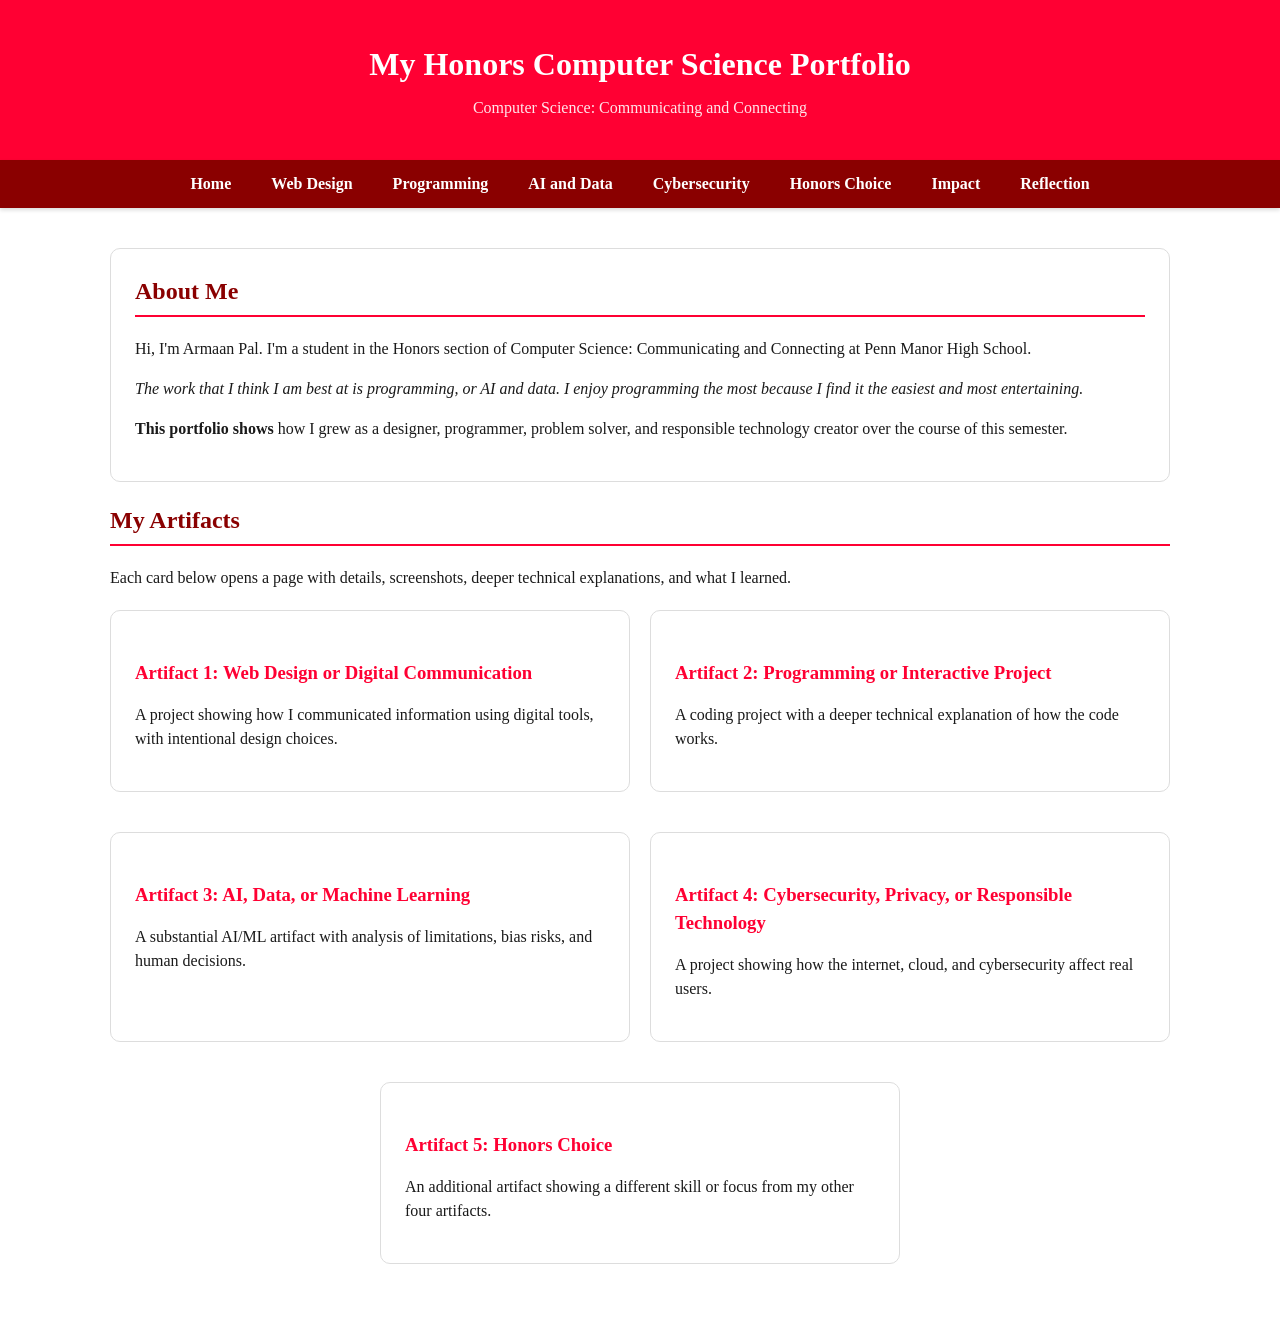
<file: index.html>
<!DOCTYPE html>
<html lang="en">
<head>
  <meta charset="UTF-8">
  <meta name="viewport" content="width=device-width, initial-scale=1.0">
  <title>My Honors Computer Science Portfolio Armaan Pal</title>
  <link rel="stylesheet" href="style.css">
</head>
<body>
  <header>
    <h1>My Honors Computer Science Portfolio</h1>
    <p>Computer Science: Communicating and Connecting</p>
  </header>

  <nav>
    <a href="index.html">Home</a>
    <a href="artifact1.html">Web Design</a>
    <a href="artifact2.html">Programming</a>
    <a href="artifact3.html">AI and Data</a>
    <a href="artifact4.html">Cybersecurity</a>
    <a href="artifact5.html">Honors Choice</a>
    <a href="impact.html">Impact</a>
    <a href="reflection.html">Reflection</a>
  </nav>

  <main>

    <!-- ============================================
         INTRODUCTION (HONORS REQUIREMENTS)
         Required: name, course name, who you are as a CS
         student, one sentence about your growth, AND
         one sentence about what kind of technology
         creator you want to be.
         ============================================ -->
    <section id="intro" class="card">
      <h2>About Me</h2>
      <p>Hi, I'm Armaan Pal. I'm a student in the Honors section of Computer Science: Communicating and Connecting at Penn Manor High School.</p>

      <p><em>The work that I think I am best at is programming, or AI and data. I enjoy programming the most because I find it the easiest and most entertaining.</em></p>

      <p><strong>This portfolio shows</strong> how I grew as a designer, programmer, problem solver, and responsible technology creator over the course of this semester.</p>

     
    </section>

    <!-- ============================================
         ARTIFACT GRID (5 ARTIFACTS FOR HONORS)
         The 5th card is automatically centered below
         the 2x2 grid by the CSS.
         ============================================ -->
    <h2>My Artifacts</h2>
    <p>Each card below opens a page with details, screenshots, deeper technical explanations, and what I learned.</p>

    <div class="artifact-grid">

      <a href="artifact1.html" id="artifact1" class="card">
        <h3>Artifact 1: Web Design or Digital Communication</h3>
        <p>A project showing how I communicated information using digital tools, with intentional design choices.</p>
      </a>

      <a href="artifact2.html" id="artifact2" class="card">
        <h3>Artifact 2: Programming or Interactive Project</h3>
        <p>A coding project with a deeper technical explanation of how the code works.</p>
      </a>

      <a href="artifact3.html" id="artifact3" class="card">
        <h3>Artifact 3: AI, Data, or Machine Learning</h3>
        <p>A substantial AI/ML artifact with analysis of limitations, bias risks, and human decisions.</p>
      </a>

      <a href="artifact4.html" id="artifact4" class="card">
        <h3>Artifact 4: Cybersecurity, Privacy, or Responsible Technology</h3>
        <p>A project showing how the internet, cloud, and cybersecurity affect real users.</p>
      </a>

      <a href="artifact5.html" id="artifact5" class="card">
        <h3>Artifact 5: Honors Choice</h3>
        <p>An additional artifact showing a different skill or focus from my other four artifacts.</p>
      </a>

    </div>

  </main>
</body>
</html>
</file>
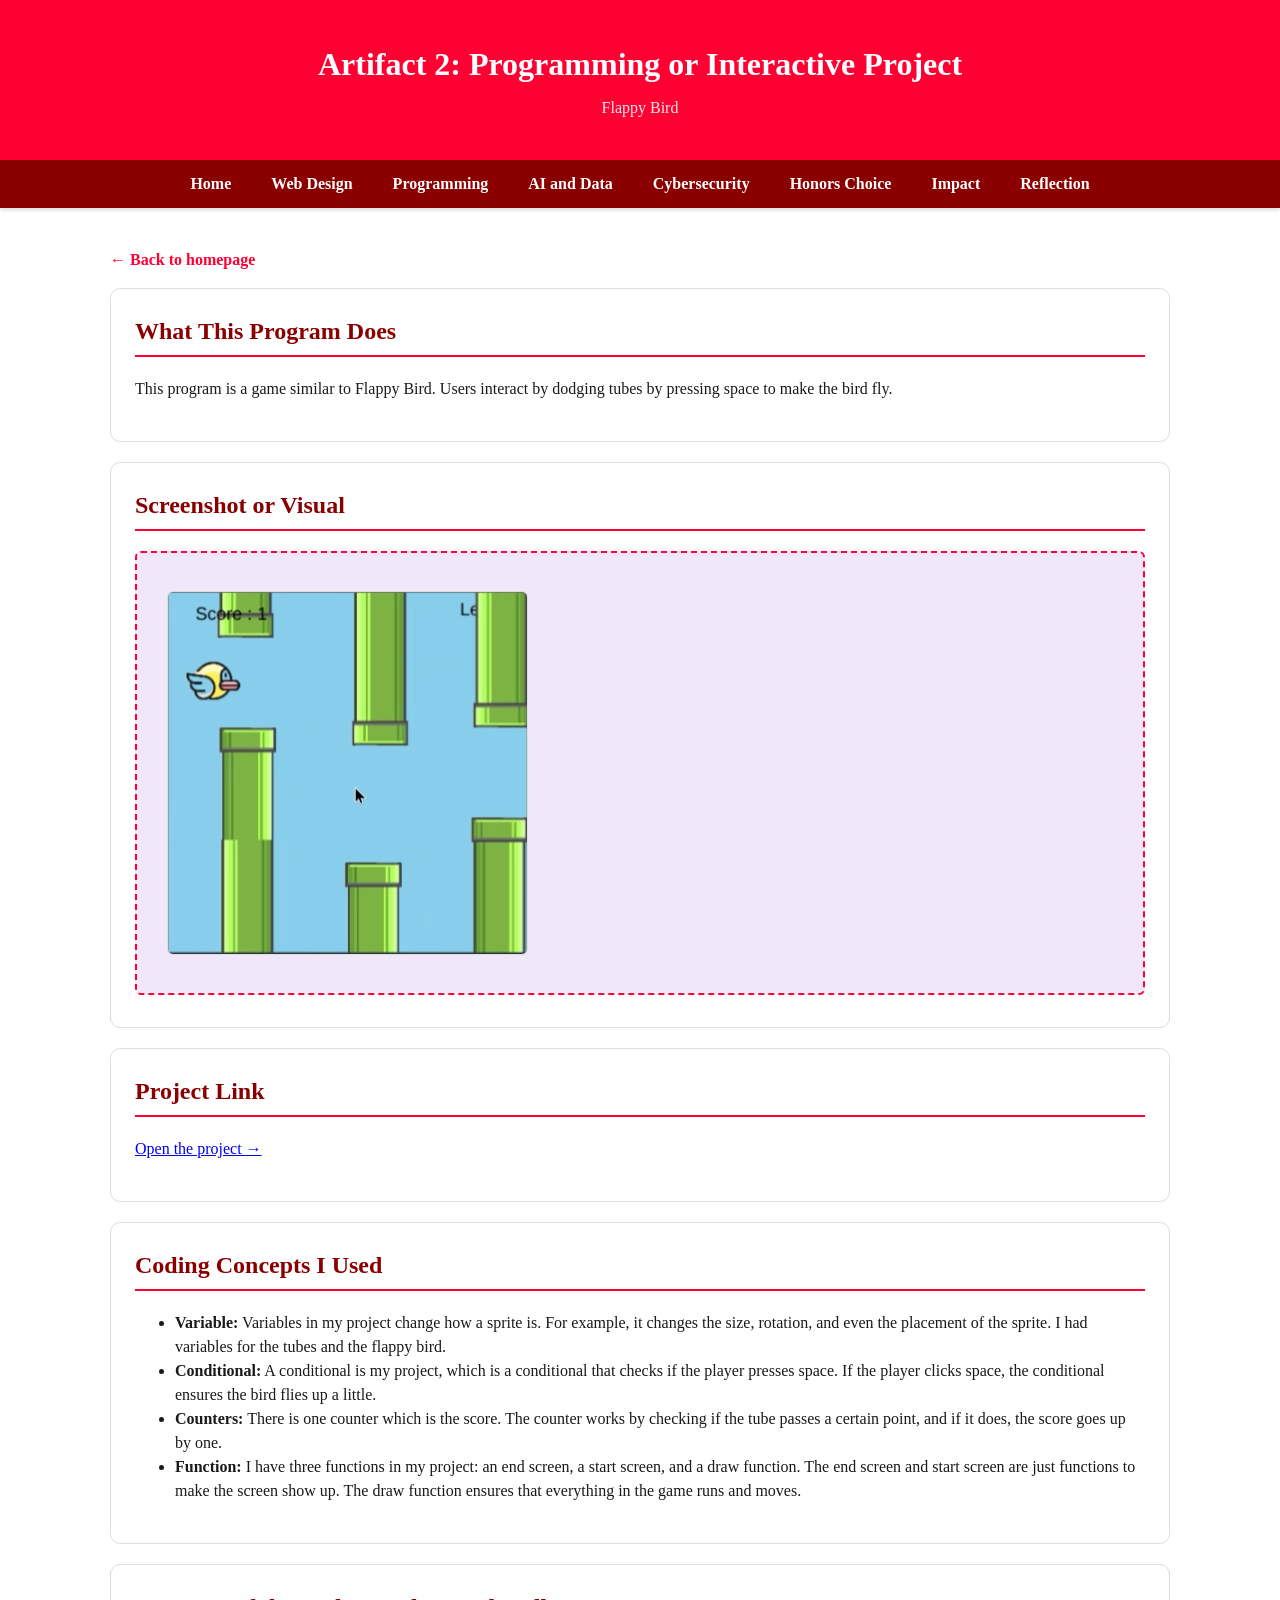
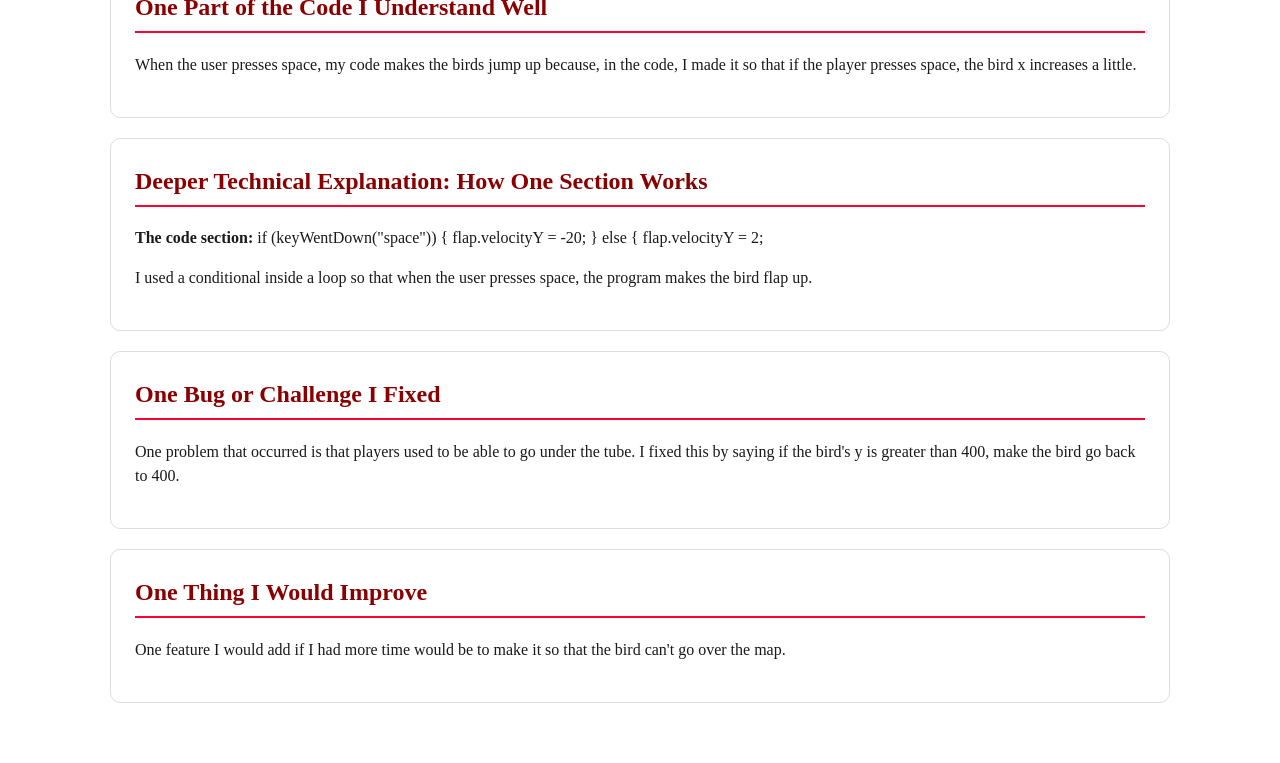
<file: artifact2.html>
<!-- ============================================================
       HONORS ARTIFACT 2 RUBRIC CHECKLIST
       Required: title, screenshot or link, what the program does,
       at least 4 coding concepts (one more than CP), one part you
       understand well, one bug you fixed, what you would improve,
       AND a deeper explanation of how one section of the code works.
       ============================================================ -->

<!DOCTYPE html>
<html lang="en">
<head>
  <meta charset="UTF-8">
  <meta name="viewport" content="width=device-width, initial-scale=1.0">
  <title>Artifact 2: Programming - Armaan Pal</title>
  <link rel="stylesheet" href="style.css">
</head>
<body>
  <header>
    <h1>Artifact 2: Programming or Interactive Project</h1>
    <p>Flappy Bird</p>
  </header>

  <nav>
    <a href="index.html">Home</a>
    <a href="artifact1.html">Web Design</a>
    <a href="artifact2.html">Programming</a>
    <a href="artifact3.html">AI and Data</a>
    <a href="artifact4.html">Cybersecurity</a>
    <a href="artifact5.html">Honors Choice</a>
    <a href="impact.html">Impact</a>
    <a href="reflection.html">Reflection</a>
  </nav>

  <main>
    <a href="index.html" class="back-link">&larr; Back to homepage</a>


    <section class="card">
      <h2>What This Program Does</h2>
      <p>This program is a game similar to Flappy Bird. Users interact by dodging tubes by pressing space to make the bird fly.</p>
    </section>

    <section class="card">
      <h2>Screenshot or Visual</h2>
      <div class="placeholder"><img src="flapbird.png" alt="My program running">
</div>
    </section>

    <section class="card">
      <h2>Project Link</h2>
      <p><a href="https://studio.code.org/projects/gamelab/3ffd428e-3978-4014-9cb4-cd77e5333dc4">Open the project &rarr;</a></p>
    </section>

    <section class="card">
      <h2>Coding Concepts I Used</h2>
      
      <ul>
        <li><strong>Variable:</strong> Variables in my project change how a sprite is. For example, it changes the size, rotation, and even the placement of the sprite. I had variables for the tubes and the flappy bird.</li>
        <li><strong>Conditional:</strong> A conditional is my project, which is a conditional that checks if the player presses space. If the player clicks space, the conditional ensures the bird flies up a little.</li>
        <li><strong>Counters:</strong> There is one counter which is the score. The counter works by checking if the tube passes a certain point, and if it does, the score goes up by one. </li>
        <li><strong>Function:</strong> I have three functions in my project: an end screen, a start screen, and a draw function. The end screen and start screen are just functions to make the screen show up. The draw function ensures that everything in the game runs and moves.</li>
      </ul>
    </section>

    <section class="card">
      <h2>One Part of the Code I Understand Well</h2>
      <p>When the user presses space, my code makes the birds jump up because, in the code, I made it so that if the player presses space, the bird x increases a little.</p>
    </section>

    <section class="card">
      <h2>Deeper Technical Explanation: How One Section Works</h2>

      <p><strong>The code section:</strong> if (keyWentDown("space")) {
        flap.velocityY = -20;
      } else {
        flap.velocityY = 2;</p>
      <p>I used a conditional inside a loop so that when the user presses space, the program makes the bird flap up.</p>
    </section>

    <section class="card">
      <h2>One Bug or Challenge I Fixed</h2>
      <p>One problem that occurred is that players used to be able to go under the tube. I fixed this by saying if the bird's y is greater than 400, make the bird go back to 400.</p>
    </section>

    <section class="card">
      <h2>One Thing I Would Improve</h2>
      <p>One feature I would add if I had more time would be to make it so that the bird can't go over the map.</p>
    </section>

  </main>
</body>
</html>
</file>
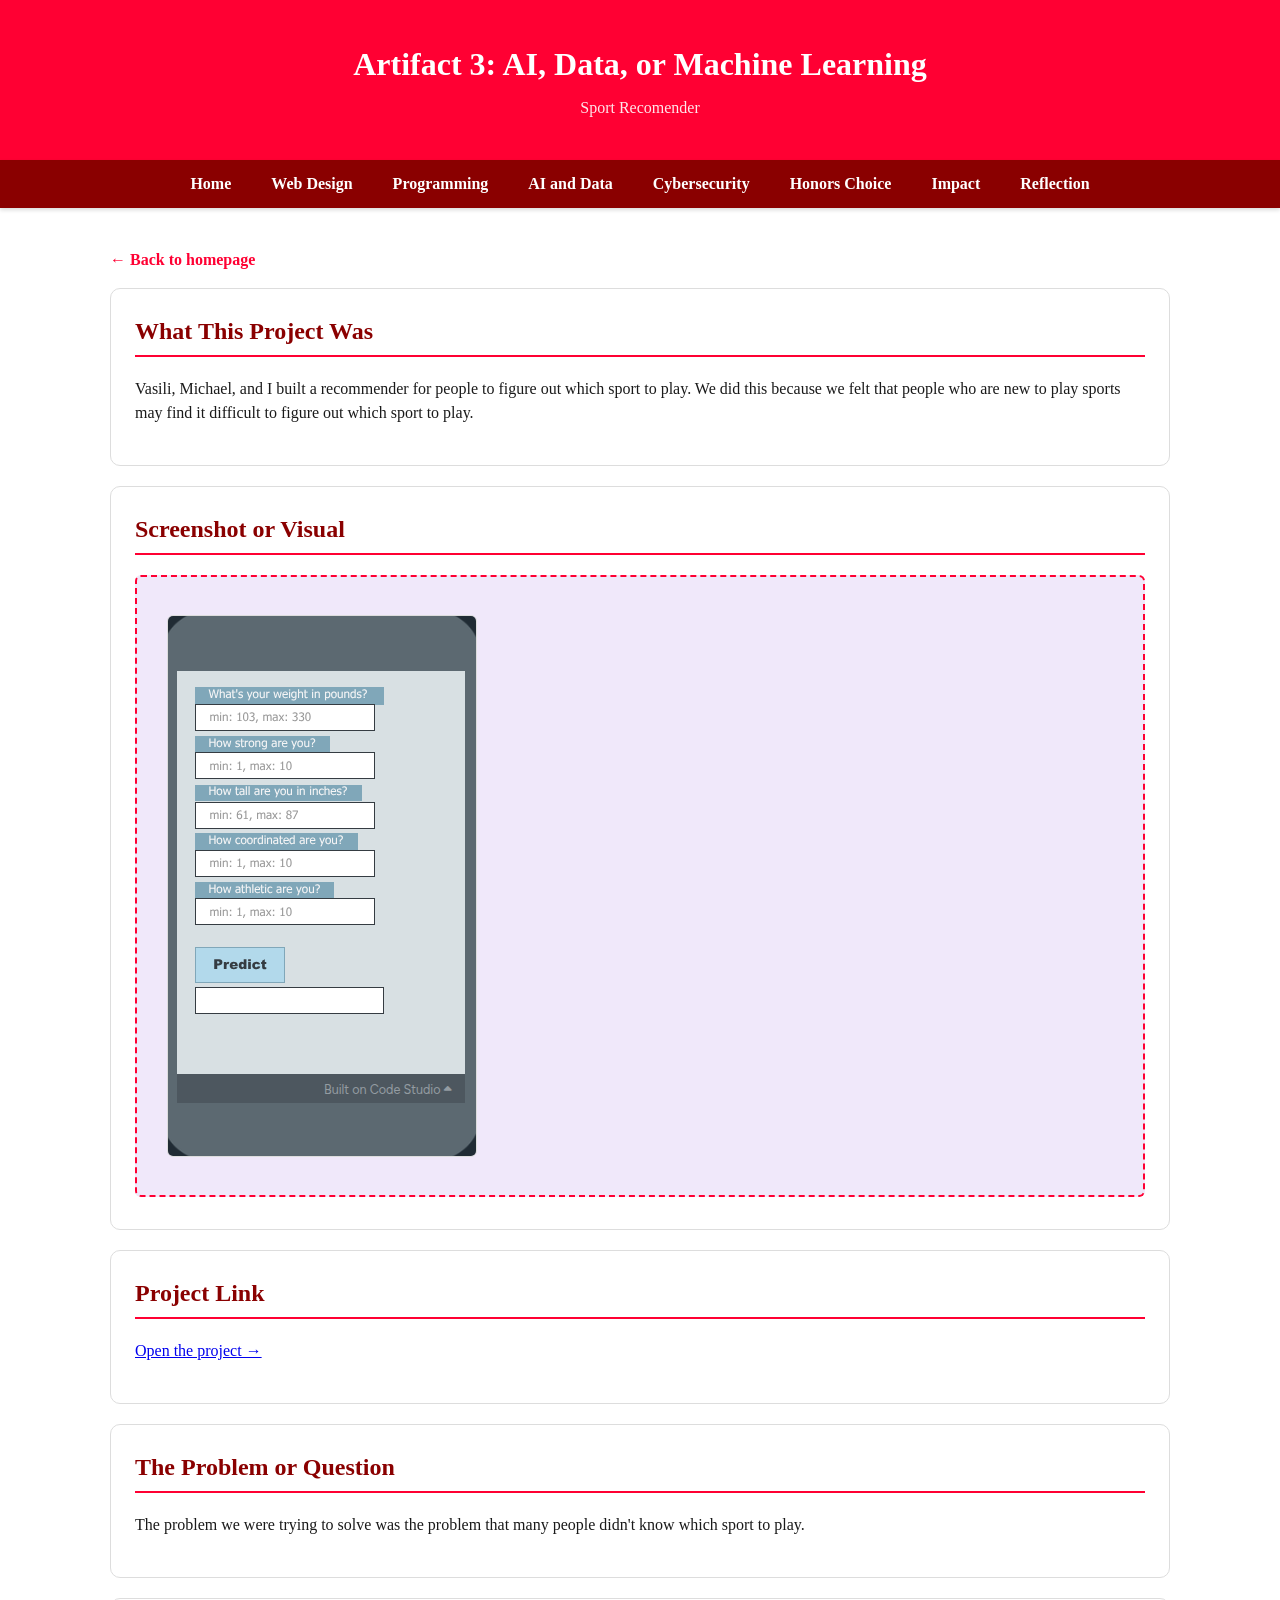
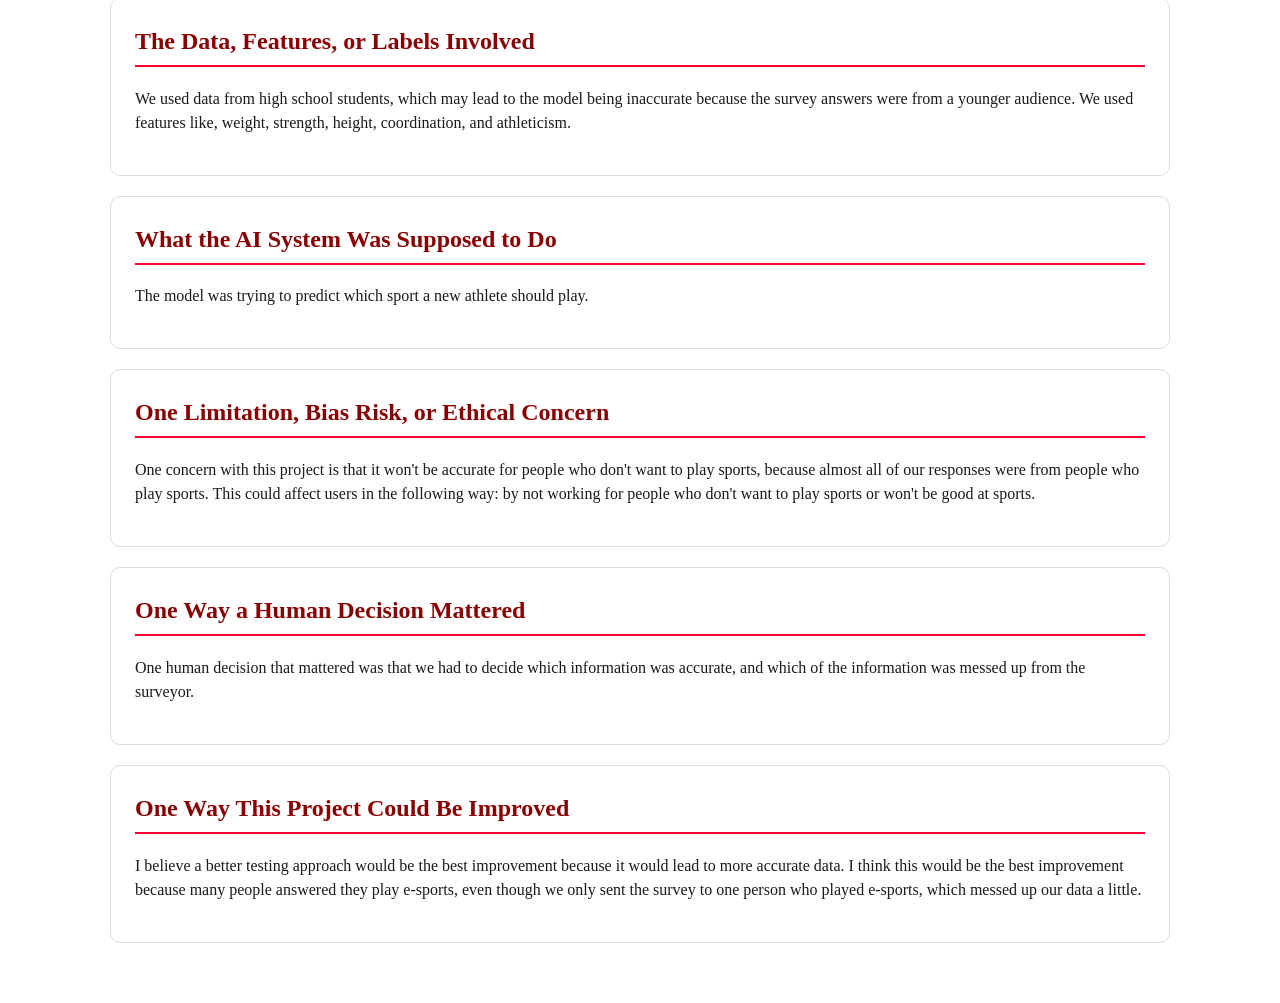
<file: artifact3.html>
<!-- ============================================================
       HONORS ARTIFACT 3 RUBRIC CHECKLIST
       Required: title, screenshot or link, problem/question, data
       and features involved, what the AI system was supposed to do,
       one limitation or bias risk, one way a human decision mattered,
       AND one way the project could be improved (extra honors line).
       ============================================================ -->

<!DOCTYPE html>
<html lang="en">
<head>
  <meta charset="UTF-8">
  <meta name="viewport" content="width=device-width, initial-scale=1.0">
  <title>Artifact 3: AI and Data </title>
  <link rel="stylesheet" href="style.css">
</head>
<body>
  <header>
    <h1>Artifact 3: AI, Data, or Machine Learning</h1>
    <p>Sport Recomender</p>
  </header>

  <nav>
    <a href="index.html">Home</a>
    <a href="artifact1.html">Web Design</a>
    <a href="artifact2.html">Programming</a>
    <a href="artifact3.html">AI and Data</a>
    <a href="artifact4.html">Cybersecurity</a>
    <a href="artifact5.html">Honors Choice</a>
    <a href="impact.html">Impact</a>
    <a href="reflection.html">Reflection</a>
  </nav>

  <main>
    <a href="index.html" class="back-link">&larr; Back to homepage</a>


    <section class="card">
      <h2>What This Project Was</h2>
      <p>Vasili, Michael, and I built a recommender for people to figure out which sport to play. We did this because we felt that people who are new to play sports may find it difficult to figure out which sport to play.</p>
    </section>

    <section class="card">
      <h2>Screenshot or Visual</h2>
  <div class="placeholder"><img src="Sportrecomender.png" alt="A screenshot showing the model." </div>
    </section>

    <section class="card">
      <h2>Project Link</h2>
      <p><a href="https://studio.code.org/projects/applab/3c635c80-4560-46f7-bc32-6b119811f9e1">Open the project &rarr;</a></p>
    </section>

    <section class="card">
      <h2>The Problem or Question</h2>
      <p>The problem we were trying to solve was the problem that many people didn't know which sport to play.</p>
    </section>

    <section class="card">
      <h2>The Data, Features, or Labels Involved</h2>
      <p> We used data from high school students, which may lead to the model being inaccurate because the survey answers were from a younger audience. We used features like, weight, strength, height, coordination, and athleticism. </p>
    </section>

    <section class="card">
      <h2>What the AI System Was Supposed to Do</h2>
      <p>The model was trying to predict which sport a new athlete should play.</p>
    </section>

    <section class="card">
      <h2>One Limitation, Bias Risk, or Ethical Concern</h2>
      <p>One concern with this project is that it won't be accurate for people who don't want to play sports, because almost all of our responses were from people who play sports. This could affect users in the following way: by not working for people who don't want to play sports or won't be good at sports.</p>
    </section>

    <section class="card">
      <h2>One Way a Human Decision Mattered</h2>
      <p>One human decision that mattered was that we had to decide which information was accurate, and which of the information was messed up from the surveyor.</p>
    </section>

    <section class="card">
      <h2>One Way This Project Could Be Improved</h2>
      <p>I believe a better testing approach would be the best improvement because it would lead to more accurate data. I think this would be the best improvement because many people answered they play e-sports, even though we only sent the survey to one person who played e-sports, which messed up our data a little. </p>
    </section>

  </main>
</body>
</html>
</file>
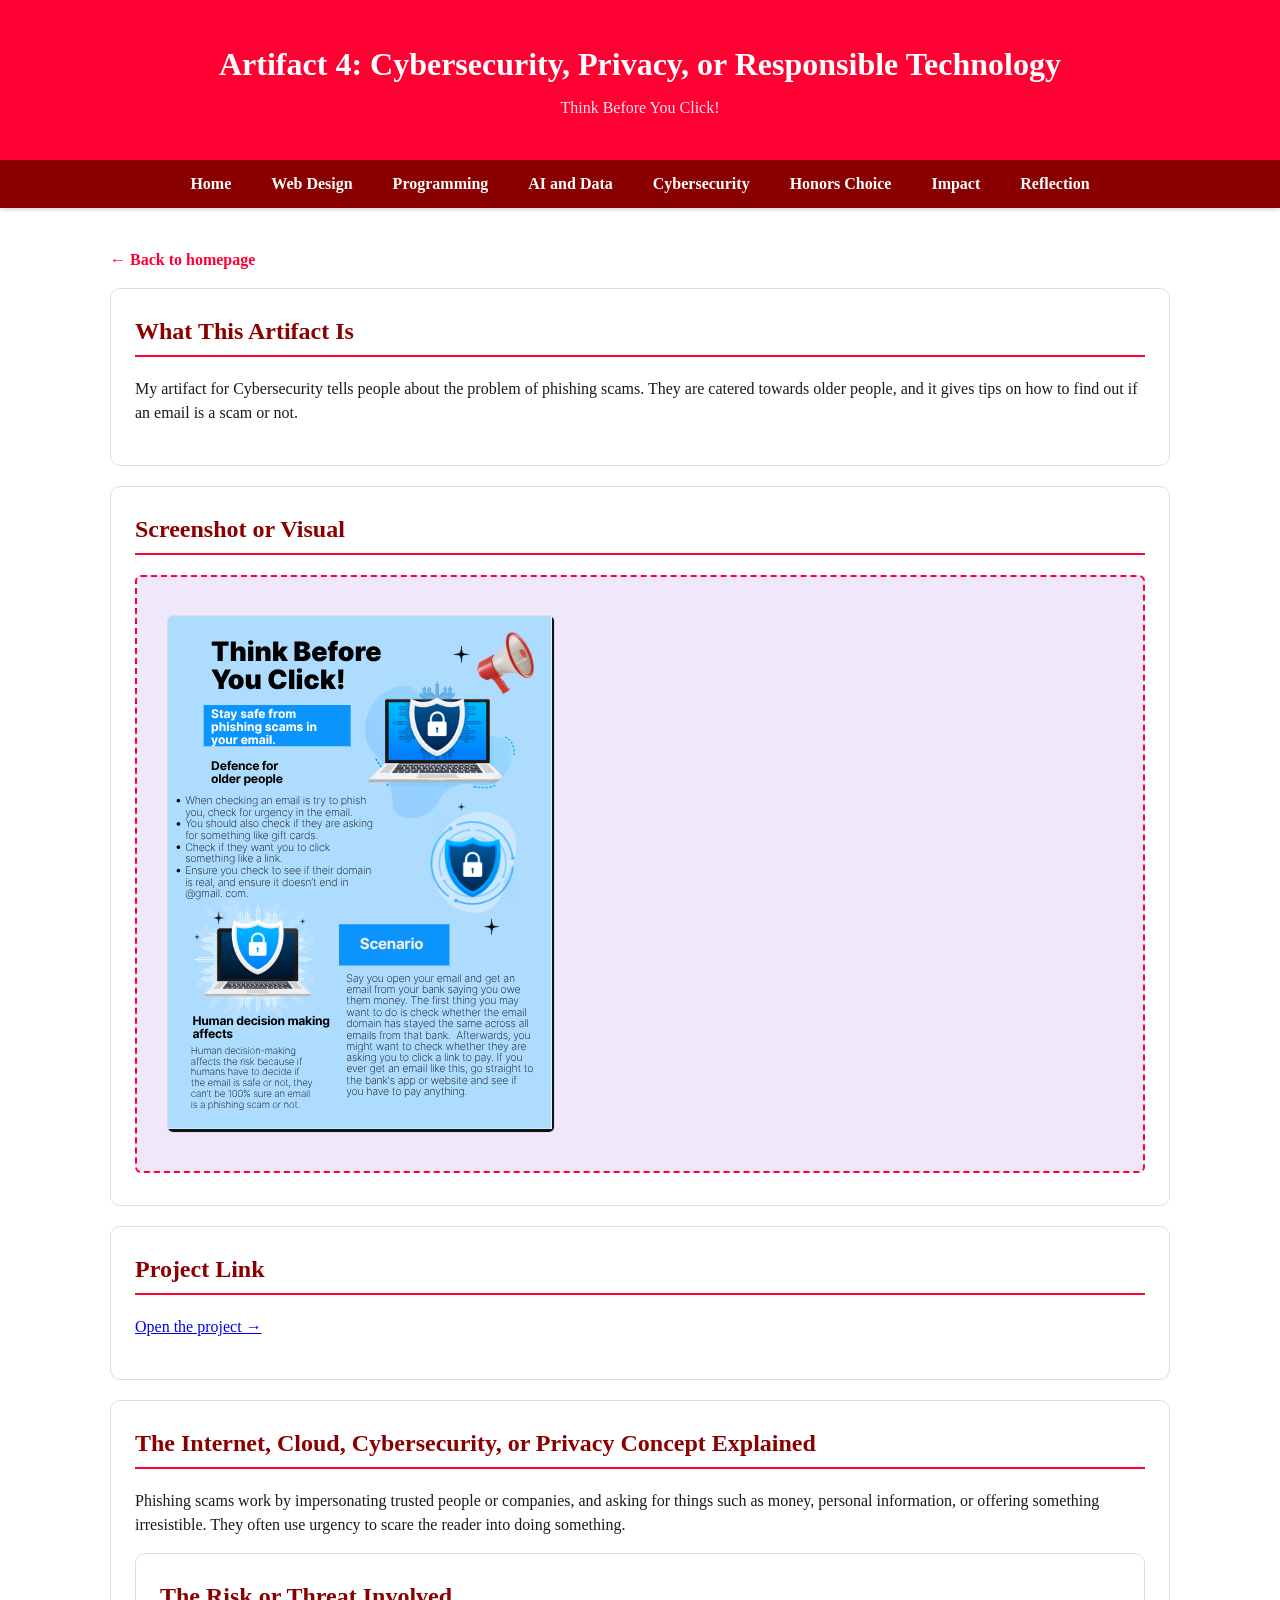
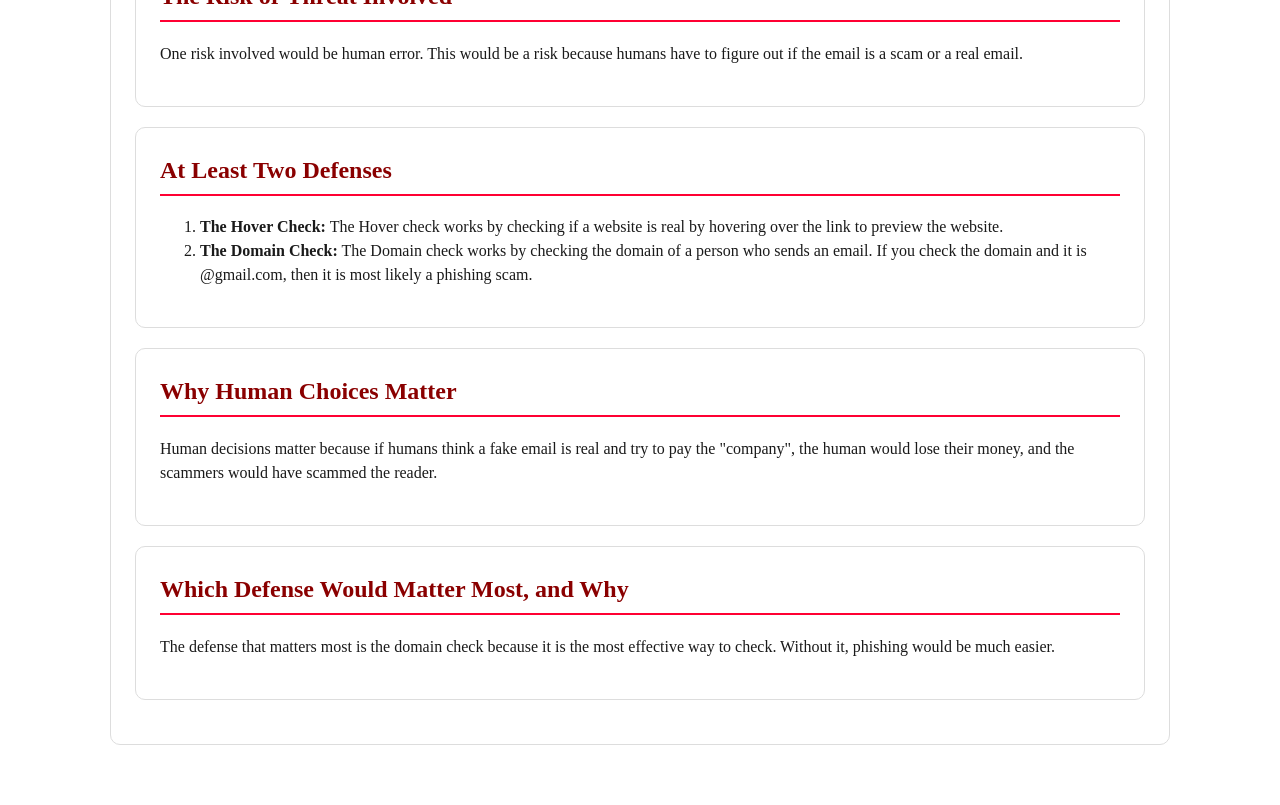
<file: artifact4.html>
<!-- ============================================================
       HONORS ARTIFACT 4 RUBRIC CHECKLIST
       Required: title, screenshot or link, what concept it explains,
       what risk or threat is involved, at least 2 defenses, why human
       choices matter, AND which defense would matter most and why.
       ============================================================ -->

<!DOCTYPE html>
<html lang="en">
<head>
  <meta charset="UTF-8">
  <meta name="viewport" content="width=device-width, initial-scale=1.0">
  <title>Artifact 4: Cybersecurity - Armaan Pal</title>
  <link rel="stylesheet" href="style.css">
</head>
<body>
  <header>
    <h1>Artifact 4: Cybersecurity, Privacy, or Responsible Technology</h1>
    <p>Think Before You Click!</p>
  </header>

  <nav>
    <a href="index.html">Home</a>
    <a href="artifact1.html">Web Design</a>
    <a href="artifact2.html">Programming</a>
    <a href="artifact3.html">AI and Data</a>
    <a href="artifact4.html">Cybersecurity</a>
    <a href="artifact5.html">Honors Choice</a>
    <a href="impact.html">Impact</a>
    <a href="reflection.html">Reflection</a>
  </nav>

  <main>
    <a href="index.html" class="back-link">&larr; Back to homepage</a>


    <section class="card">
      <h2>What This Artifact Is</h2>
      <p>My artifact for Cybersecurity tells people about the problem of phishing scams. They are catered towards older people, and it gives tips on how to find out if an email is a scam or not.</p>
    </section>

    <section class="card">
      <h2>Screenshot or Visual</h2>
      
      <div class="placeholder"><img src="phishing.png" alt="My cybersecurity defense explainer showing the password and MFA section"></div>
    </section>

    <section class="card">
      <h2>Project Link</h2>
      <p><a href="https://canva.link/8lmmvpuifylhdrs">Open the project &rarr;</a></p>
    </section>

    <section class="card">
      <h2>The Internet, Cloud, Cybersecurity, or Privacy Concept Explained</h2>
      <p>Phishing scams work by impersonating trusted people or companies, and asking for things such as money, personal information, or offering something irresistible. They often use urgency to scare the reader into doing something.</p>
    <section class="card">
      <h2>The Risk or Threat Involved</h2>
      <p>One risk involved would be human error. This would be a risk because humans have to figure out if the email is a scam or a real email.</p>
    </section>

    <section class="card">
      <h2>At Least Two Defenses</h2>
      <ol>
        <li><strong>The Hover Check:</strong> The Hover check works by checking if a website is real by hovering over the link to preview the website.</li>
          <li><strong>The Domain Check:</strong> The Domain check works by checking the domain of a person who sends an email. If you check the domain and it is @gmail.com, then it is most likely a phishing scam.</li>
      </ol>
    </section>

    <section class="card">
      <h2>Why Human Choices Matter</h2>
      <p>Human decisions matter because if humans think a fake email is real and try to pay the "company", the human would lose their money, and the scammers would have scammed the reader.</p>
    </section>

    <section class="card">
      <h2>Which Defense Would Matter Most, and Why</h2>
      <p>The defense that matters most is the domain check because it is the most effective way to check. Without it, phishing would be much easier.</p>
    </section>

  </main>
</body>
</html>
</file>
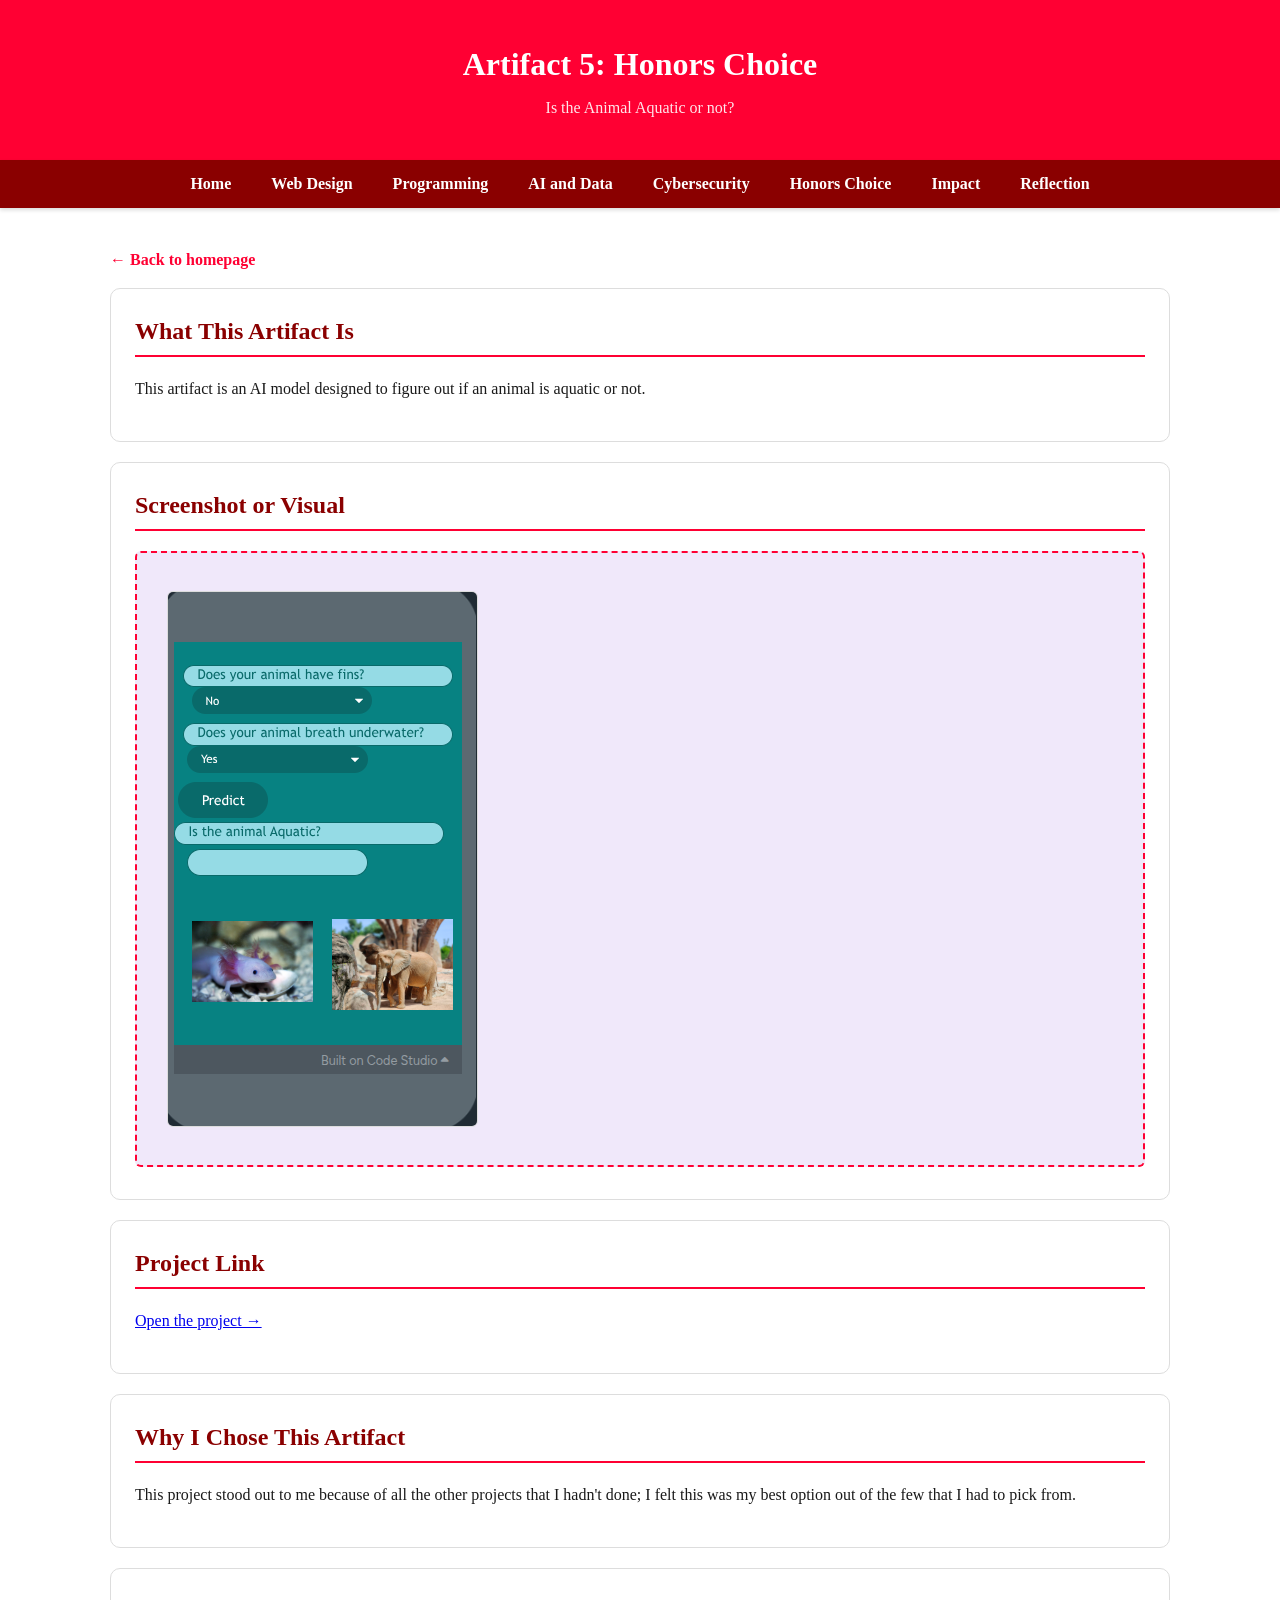
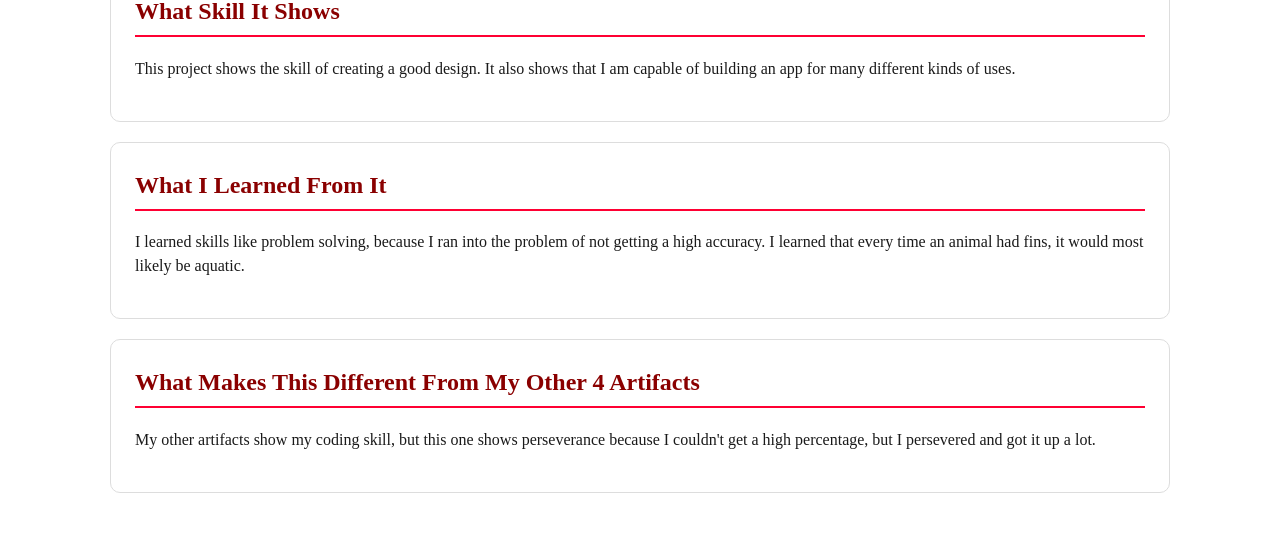
<file: artifact5.html>
<!-- ============================================================
       HONORS ARTIFACT 5 RUBRIC CHECKLIST
       Required: title, screenshot or link, why you chose it,
       what skill it shows, what you learned from it, AND what
       makes it different from your other 4 artifacts.
       This is honors-only. CP does not have this artifact.
       ============================================================ -->

<!DOCTYPE html>
<html lang="en">
<head>
  <meta charset="UTF-8">
  <meta name="viewport" content="width=device-width, initial-scale=1.0">
  <title>Artifact 5: Honors Choice - Armaan Pal</title>
  <link rel="stylesheet" href="style.css">
</head>
<body>
  <header>
    <h1>Artifact 5: Honors Choice</h1>
    <p>Is the Animal Aquatic or not?</p>
  </header>

  <nav>
    <a href="index.html">Home</a>
    <a href="artifact1.html">Web Design</a>
    <a href="artifact2.html">Programming</a>
    <a href="artifact3.html">AI and Data</a>
    <a href="artifact4.html">Cybersecurity</a>
    <a href="artifact5.html">Honors Choice</a>
    <a href="impact.html">Impact</a>
    <a href="reflection.html">Reflection</a>
  </nav>

  <main>
    <a href="index.html" class="back-link">&larr; Back to homepage</a>


    <section class="card">
      <h2>What This Artifact Is</h2>
      <p>This artifact is an AI model designed to figure out if an animal is aquatic or not. </p>
    </section>

    <section class="card">
      <h2>Screenshot or Visual</h2>
      
      <div class="placeholder"><img src="aiaquatic.png" alt="A screenshot of my honors choice project"></div>
    </section>

    <section class="card">
      <h2>Project Link</h2>
      <p><a href="https://studio.code.org/projects/applab/3366bb6c-7a3d-43e0-8194-ce5fe5c5bef4">Open the project &rarr;</a></p>
    </section>

    <section class="card">
      <h2>Why I Chose This Artifact</h2>
      <p>This project stood out to me because of all the other projects that I hadn't done; I felt this was my best option out of the few that I had to pick from.</p>
    </section>

    <section class="card">
      <h2>What Skill It Shows</h2>
      <p>This project shows the skill of creating a good design. It also shows that I am capable of building an app for many different kinds of uses.</p>
    </section>

    <section class="card">
      <h2>What I Learned From It</h2>
      <p>I learned skills like problem solving, because I ran into the problem of not getting a high accuracy. I learned that every time an animal had fins, it would most likely be aquatic. </p>
    </section>

    <section class="card">
      <h2>What Makes This Different From My Other 4 Artifacts</h2>
      <p>My other artifacts show my coding skill, but this one shows perseverance because I couldn't get a high percentage, but I persevered and got it up a lot.</p>
    </section>

  </main>
</body>
</html>
</file>
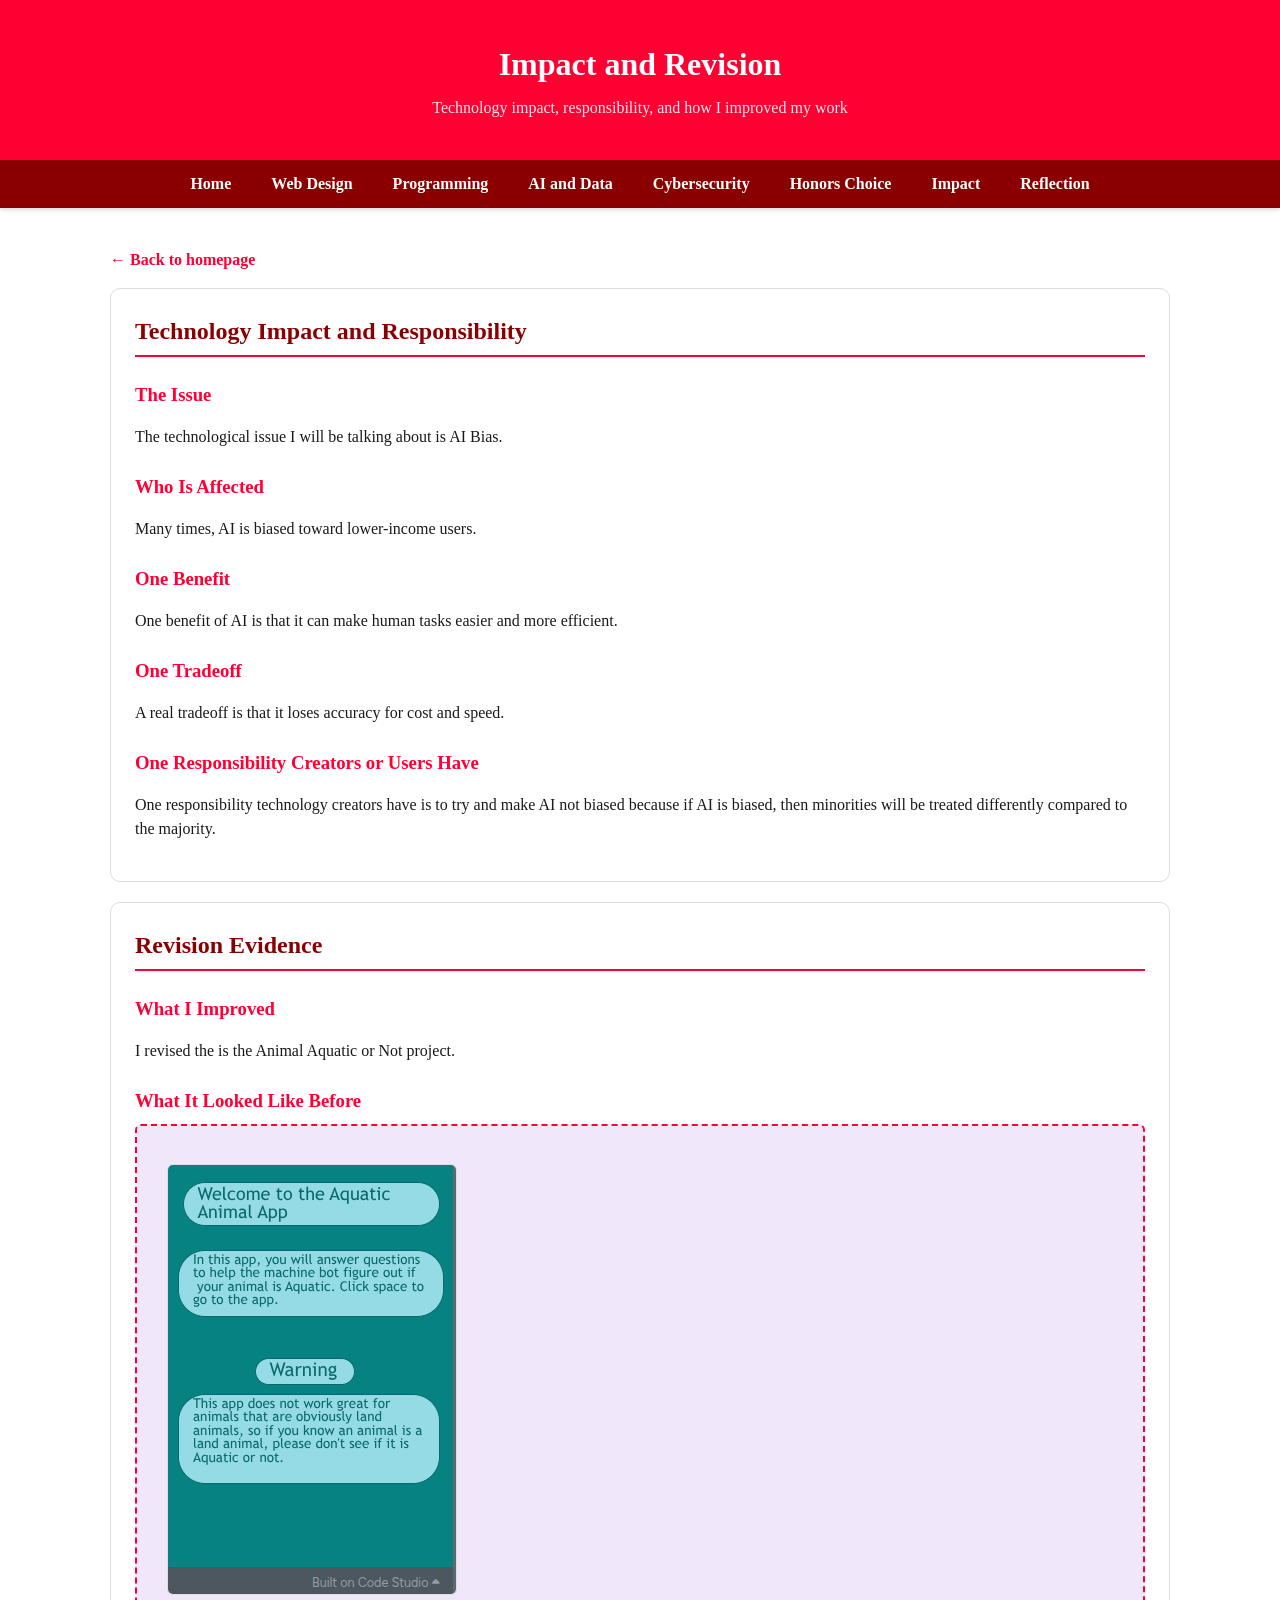
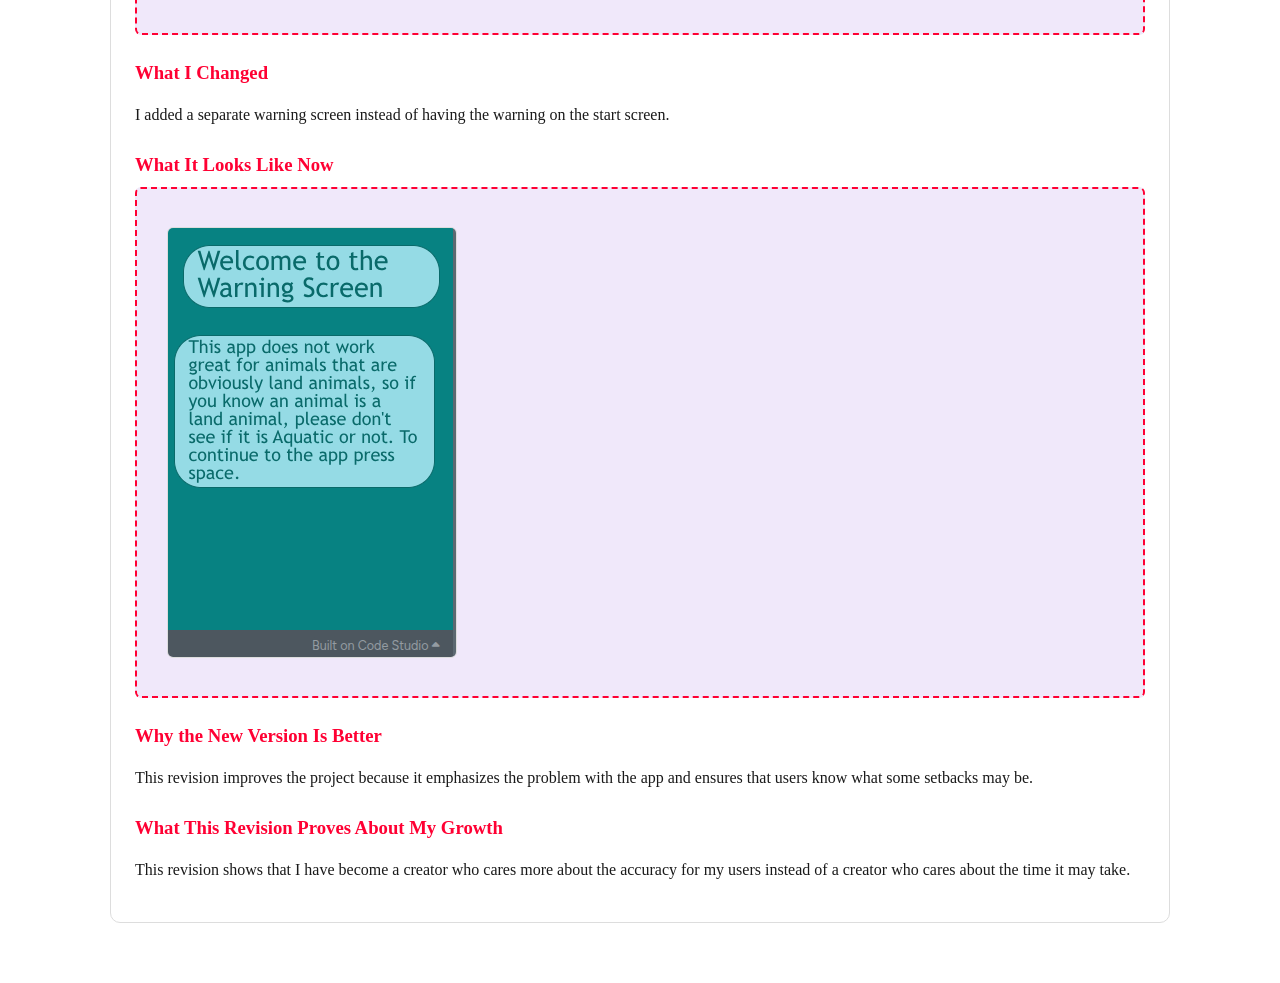
<file: impact.html>
<!-- ============================================================
       HONORS IMPACT PAGE
       Covers 2 honors-required sections from the rubric:
         9.7 Revision Evidence (6 fields, including the growth question)
         9.8 Technology Impact and Responsibility (6 fields)
       The Reflection page (reflection.html) covers Final Reflection,
       Code/Design Defense, AI Use Log, and Honors AI Reflection.
       ============================================================ -->

<!DOCTYPE html>
<html lang="en">
<head>
  <meta charset="UTF-8">
  <meta name="viewport" content="width=device-width, initial-scale=1.0">
  <title>Impact and Revision - Armaan Pal</title>
  <link rel="stylesheet" href="style.css">
</head>
<body>
  <header>
    <h1>Impact and Revision</h1>
    <p>Technology impact, responsibility, and how I improved my work</p>
  </header>

  <nav>
    <a href="index.html">Home</a>
    <a href="artifact1.html">Web Design</a>
    <a href="artifact2.html">Programming</a>
    <a href="artifact3.html">AI and Data</a>
    <a href="artifact4.html">Cybersecurity</a>
    <a href="artifact5.html">Honors Choice</a>
    <a href="impact.html">Impact</a>
    <a href="reflection.html">Reflection</a>
  </nav>

  <main>
    <a href="index.html" class="back-link">&larr; Back to homepage</a>


    <!-- ============================================
         TECHNOLOGY IMPACT AND RESPONSIBILITY
         ============================================ -->
    <section class="card">
      <h2>Technology Impact and Responsibility</h2>
    

      <h3>The Issue</h3>
      <p>The technological issue I will be talking about is AI Bias.<p>

      <h3>Who Is Affected</h3>
      <p>Many times, AI is biased toward lower-income users.</p>

      <h3>One Benefit</h3>
      <p>One benefit of AI is that it can make human tasks easier and more efficient. </p>
      <h3>One Tradeoff</h3>
      <p>A real tradeoff is that it loses accuracy for cost and speed. </p>

      <h3>One Responsibility Creators or Users Have</h3>
      <p>One responsibility technology creators have is to try and make AI not biased because if AI is biased, then minorities will be treated differently compared to the majority.</p>
    </section>

    <!-- ============================================
         REVISION EVIDENCE
         ============================================ -->
    <section class="card">
      <h2>Revision Evidence</h2>

      <h3>What I Improved</h3>
      <p>I revised the is the Animal Aquatic or Not project.</p>

      <h3>What It Looked Like Before</h3>
      <div class="placeholder"><img src="oldwarn.png" alt="The original version of my project before revision"></div>

      <h3>What I Changed</h3>
      <p>I added a separate warning screen instead of having the warning on the start screen.</p>

      <h3>What It Looks Like Now</h3>
      <div class="placeholder"><img src="newwarn.png" alt="My project after revision with the improvements visible"></div>

      <h3>Why the New Version Is Better</h3>
      <p>This revision improves the project because it emphasizes the problem with the app and ensures that users know what some setbacks may be.</p>

      <h3>What This Revision Proves About My Growth</h3>
      <p>This revision shows that I have become a creator who cares more about the accuracy for my users instead of a creator who cares about the time it may take.</p>
    </section>

  </main>
</body>
</html>
</file>
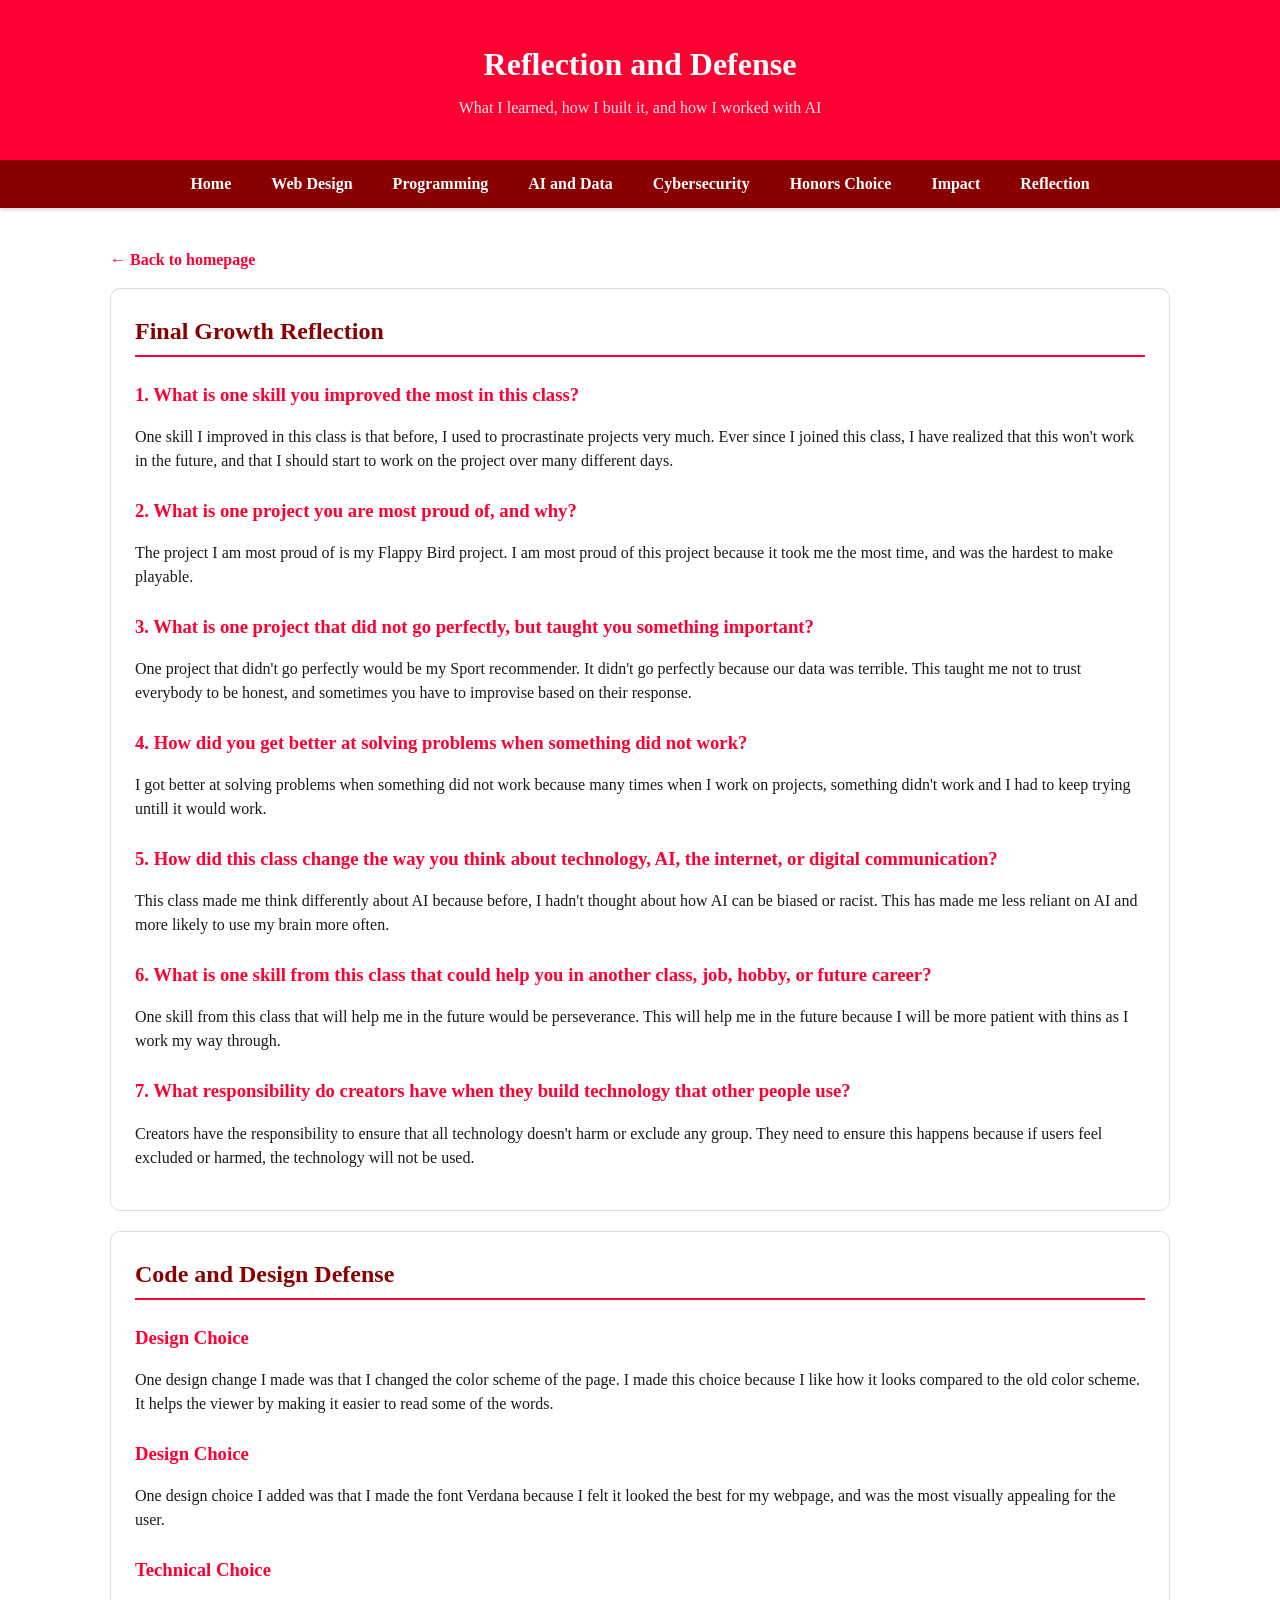
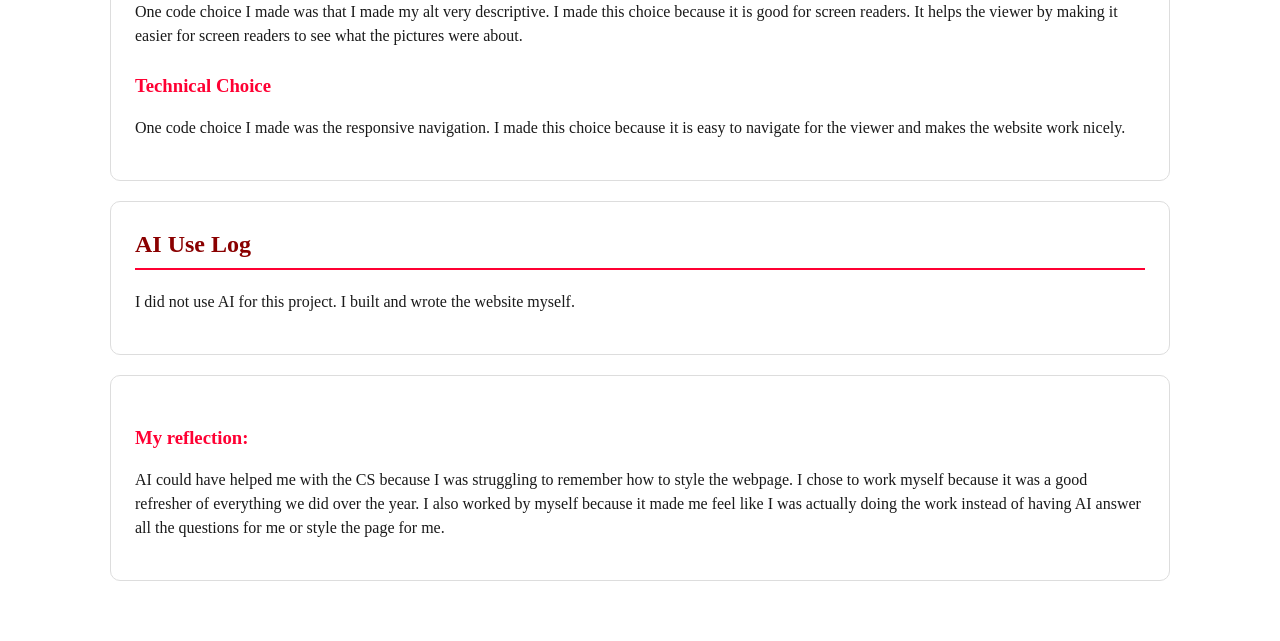
<file: reflection.html>
<!-- ============================================================
       HONORS REFLECTION PAGE
       Covers 4 required sections from the rubric:
         9.9  Final Growth Reflection (7 questions, 200-300 words)
         9.10 Code and Design Defense (4 choices, 2 technical)
         9.11 AI Use Log (required for everyone)
         9.11 Honors AI Reflection (3-part prompt, 6+ sentences)
       The Impact page (impact.html) covers Tech Impact and Revision.
       ============================================================ -->

<!DOCTYPE html>
<html lang="en">
<head>
  <meta charset="UTF-8">
  <meta name="viewport" content="width=device-width, initial-scale=1.0">
  <title>Reflection - Armaan Pal</title>
  <link rel="stylesheet" href="style.css">
</head>
<body>
  <header>
    <h1>Reflection and Defense</h1>
    <p>What I learned, how I built it, and how I worked with AI</p>
  </header>

  <nav>
    <a href="index.html">Home</a>
    <a href="artifact1.html">Web Design</a>
    <a href="artifact2.html">Programming</a>
    <a href="artifact3.html">AI and Data</a>
    <a href="artifact4.html">Cybersecurity</a>
    <a href="artifact5.html">Honors Choice</a>
    <a href="impact.html">Impact</a>
    <a href="reflection.html">Reflection</a>
  </nav>

  <main>
    <a href="index.html" class="back-link">&larr; Back to homepage</a>


    <!-- ============================================
         FINAL GROWTH REFLECTION (HONORS = 7 QUESTIONS)
         ============================================ -->
    <section class="card">
      <h2>Final Growth Reflection</h2>

      <h3>1. What is one skill you improved the most in this class?</h3>
      <p>One skill I improved in this class is that before, I used to procrastinate projects very much. Ever since I joined this class, I have realized that this won't work in the future, and that I should start to work on the project over many different days.</p>

      <h3>2. What is one project you are most proud of, and why?</h3>
      <p>The project I am most proud of is my Flappy Bird project. I am most proud of this project because it took me the most time, and was the hardest to make playable.</p>

      <h3>3. What is one project that did not go perfectly, but taught you something important?</h3>
      <p>One project that didn't go perfectly would be my Sport recommender. It didn't go perfectly because our data was terrible. This taught me not to trust everybody to be honest, and sometimes you have to improvise based on their response.</p>

      <h3>4. How did you get better at solving problems when something did not work?</h3>
      <p>I got better at solving problems when something did not work because many times when I work on projects, something didn't work and I had to keep trying untill it would work.</p>

      <h3>5. How did this class change the way you think about technology, AI, the internet, or digital communication?</h3>
      <p>This class made me think differently about AI because before, I hadn't thought about how AI can be biased or racist. This has made me less reliant on AI and more likely to use my brain more often.</p>

      <h3>6. What is one skill from this class that could help you in another class, job, hobby, or future career?</h3>
      <p>One skill from this class that will help me in the future would be perseverance. This will help me in the future because I will be more patient with thins as I work my way through.</p>

      <h3>7. What responsibility do creators have when they build technology that other people use?</h3>
     
      <p> Creators have the responsibility to ensure that all technology doesn't harm or exclude any group. They need to ensure this happens because if users feel excluded or harmed, the technology will not be used. </p>
    </section>

    <!-- ============================================
         CODE AND DESIGN DEFENSE (HONORS = 4 CHOICES, 2 TECHNICAL)
         ============================================ -->
    <section class="card">
      <h2>Code and Design Defense</h2>
     

      <h3>Design Choice</h3>
      <p>One design change I made was that I changed the color scheme of the page. I made this choice because I like how it looks compared to the old color scheme. It helps the viewer by making it easier to read some of the words.</p>

      <h3>Design Choice</h3>
      <p>One design choice I added was that I made the font Verdana because I felt it looked the best for my webpage, and was the most visually appealing for the user.</p>

      <h3>Technical Choice</h3>
      <p>One code choice I made was that I made my alt very descriptive. I made this choice because it is good for screen readers. It helps the viewer by making it easier for screen readers to see what the pictures were about.</p>

      <h3>Technical Choice</h3>
      <p>One code choice I made was the responsive navigation. I made this choice because it is easy to navigate for the viewer and makes the website work nicely.</p>
    </section>

    <!-- ============================================
         AI USE LOG
         ============================================ -->
    <section class="card">
      <h2>AI Use Log</h2>
      <p>I did not use AI for this project. I built and wrote the website myself.</p>

    </section>

    <!-- ============================================
         HONORS AI REFLECTION
         ============================================ -->
    <section class="card">
      <h3>My reflection:</h3>
      <p>AI could have helped me with the CS because I was struggling to remember how to style the webpage. I chose to work myself because it was a good refresher of everything we did over the year. I also worked by myself because it made me feel like I was actually doing the work instead of having AI answer all the questions for me or style the page for me.</p>

    </section>

  </main>
</body>
</html>
</file>
<file: style.css>
/* ============================================================
   HONORS Final Portfolio - style.css
   You can edit any colors, spacing, fonts, or layout here.
   Honors students should keep AT LEAST one strong layout choice
   visible (like cards, grid, flexbox, sticky nav, or responsive
   design). The defaults give you all of these to start.
   ============================================================ */

/* ---- Color and font setup ---- */
:root {
  --primary: #ff0033;
  --primary-dark: #8a0000;
  --primary-light: #f0e8fa;
  --accent: #bb4b1b;
  --highlight: #fb4e23;
  --bg: #ffffff;
  --card-bg: #ffffff;
  --text: #1a1a1a;
  --muted: #555;
  --border: #ddd;
}

* {
  box-sizing: border-box;
}

body {
  font-family:Verdana;
  margin: 0;
  background: var(--bg);
  color: var(--text);
  line-height: 1.5;
}

/* ---- Header ---- */
header {
  background: var(--primary);
  color: white;
  padding: 40px 20px;
  text-align: center;
}

header h1 {
  margin: 0;
  font-size: 2em;
}

header p {
  margin: 8px 0 0;
  opacity: 0.9;
}

/* ---- Sticky navigation ---- */
nav {
  background: var(--primary-dark);
  padding: 12px;
  text-align: center;
  position: sticky;
  top: 0;
  z-index: 10;
  box-shadow: 0 2px 4px rgba(0, 0, 0, 0.15);
}

nav a {
  color: white;
  margin: 0 10px;
  text-decoration: none;
  font-weight: bold;
  padding: 4px 8px;
  border-radius: 4px;
}

nav a:hover {
  background: rgba(255, 255, 255, 0.15);
}

/* Accessibility: keyboard users see a clear focus ring */
nav a:focus-visible,
.card:focus-visible,
a:focus-visible {
  outline: 3px solid var(--highlight);
  outline-offset: 2px;
}

/* ---- Main content area ---- */
main {
  max-width: 1100px;
  margin: 20px auto;
  padding: 20px;
}

.back-link {
  display: inline-block;
  margin-bottom: 16px;
  color: var(--primary);
  text-decoration: none;
  font-weight: bold;
}

.back-link:hover {
  text-decoration: underline;
}

/* ---- Section headings ---- */
main h2 {
  color: var(--primary-dark);
  border-bottom: 2px solid var(--primary);
  padding-bottom: 6px;
  margin-top: 0;
}

main h3 {
  color: var(--primary);
  margin-top: 24px;
  margin-bottom: 6px;
}

/* ---- Cards (one rule, no duplicates) ---- */
.card {
  display: block;
  background: var(--card-bg);
  border: 1px solid var(--border);
  border-radius: 10px;
  padding: 24px;
  margin-bottom: 20px;
  text-decoration: none;
  color: inherit;
  transition: transform 0.2s ease, box-shadow 0.2s ease;
}

a.card:hover {
  transform: translateY(-3px);
  box-shadow: 0 4px 12px rgba(0, 0, 0, 0.12);
  background-color: #faf7fd;
}

/* ---- Honors-only callout (purple highlight for honors notes) ---- */
.honors-note {
  background: var(--primary-light);
  border-left: 4px solid var(--primary);
  padding: 10px 14px;
  margin: 12px 0;
  border-radius: 4px;
}

.honors-note strong {
  color: var(--primary-dark);
}

/* ---- Artifact grid on the homepage (5 artifacts, with 5th centered) ---- */
.artifact-grid {
  display: grid;
  grid-template-columns: repeat(2, 1fr);
  gap: 20px;
  margin-top: 20px;
}

/* The 5th artifact spans both columns and is centered.
   width = 50% minus half the 20px gap (10px) keeps it the same
   visual size as the 2x2 cards above it. */
#artifact5 {
  grid-column: 1 / -1;
  justify-self: center;
  width: calc(50% - 10px);
}

/* ---- Images ---- */
img {
  max-width: 100%;
  border: 1px solid var(--border);
  border-radius: 6px;
  display: block;
  margin: 8px 0;
}

/* ---- Image placeholder ---- */
.placeholder {
  background: var(--primary-light);
  border: 2px dashed var(--primary);
  color: var(--primary-dark);
  padding: 30px;
  text-align: center;
  border-radius: 6px;
  font-style: italic;
  margin: 8px 0;
}

/* ---- Hint boxes ---- */
.hint {
  background: #fff8e1;
  border-left: 4px solid var(--accent);
  padding: 8px 12px;
  margin: 8px 0;
  font-size: 0.92em;
  color: #6d4500;
}

/* ---- AI Use Log table ---- */
table {
  width: 100%;
  border-collapse: collapse;
  margin: 12px 0;
}

th {
  background: var(--primary);
  color: white;
  text-align: left;
  padding: 8px;
}

td {
  border: 1px solid var(--border);
  padding: 8px;
  vertical-align: top;
}

/* ---- Mobile responsive ---- */
@media (max-width: 768px) {
  .artifact-grid {
    grid-template-columns: 1fr;
  }

  #artifact5 {
    width: 100%;
  }

  nav a {
    display: inline-block;
    margin: 4px;
  }

  header {
    padding: 25px 15px;
  }

  header h1 {
    font-size: 1.5em;
  }
}
</file>
